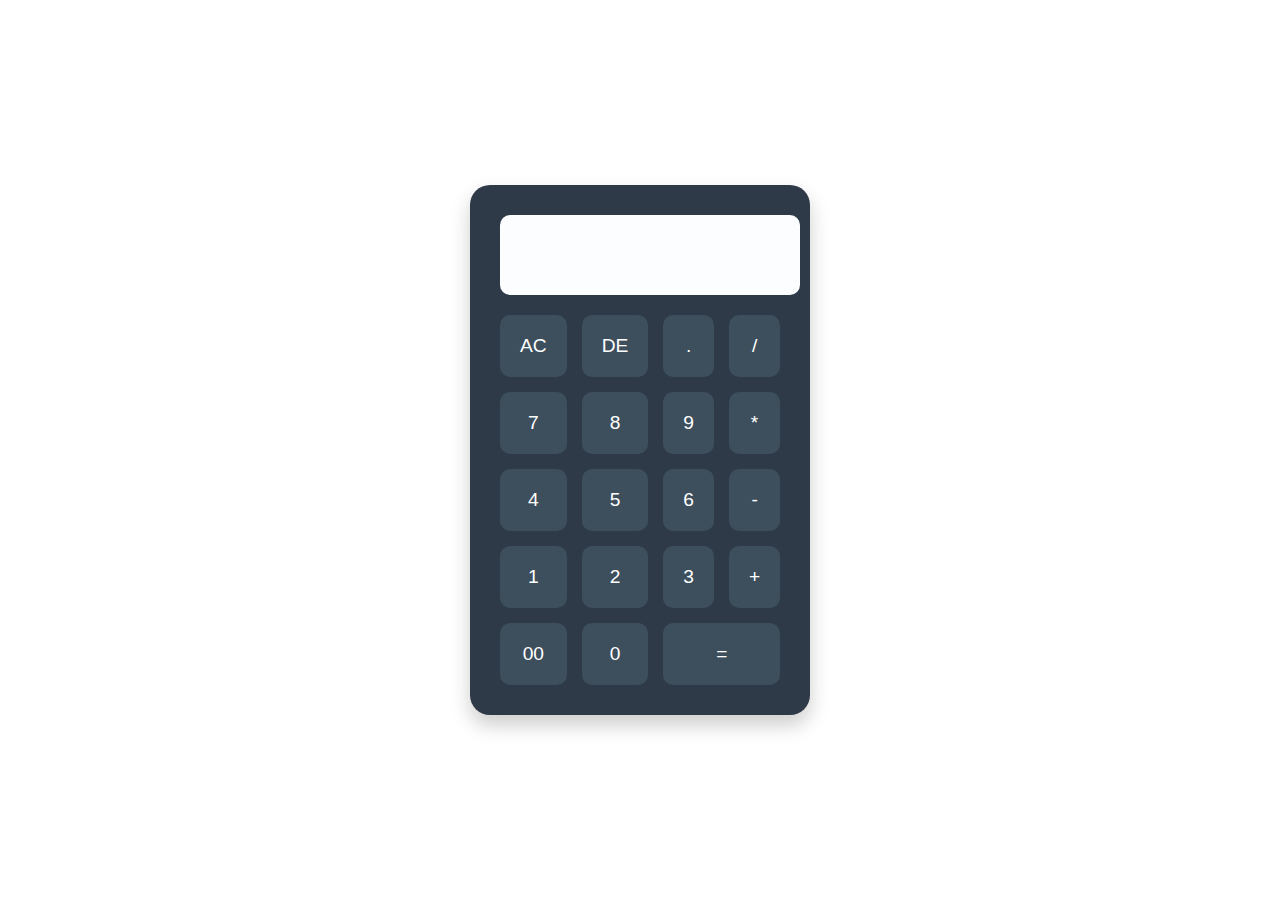
<file: Calc/index.html>
<!DOCTYPE html>
<html lang="en">
<head>
  <meta charset="UTF-8">
  <meta name="viewport" content="width=device-width, initial-scale=1.0">
  <title>Modern Calculator</title>
  <style>
    body {
      font-family: Arial, sans-serif;
      background-color: #ffffff;
      display: flex;
      justify-content: center;
      align-items: center;
      height: 100vh;
      margin: 0;
    }

    .calculator {
      background-color: #2e3a47;
      padding: 30px;
      border-radius: 20px;
      box-shadow: 0 10px 20px rgba(0, 0, 0, 0.2);
      width: 280px;
    }

    #display {
      width: 100%;
      height: 60px;
      font-size: 2rem;
      text-align: right;
      padding: 10px;
      border-radius: 10px;
      border: none;
      margin-bottom: 20px;
     background-color: #fbfdff;
      color: #000000;
    }

    .buttons {
      display: grid;
      grid-template-columns: repeat(4, 1fr);
      gap: 15px;
    }

    button {
      padding: 20px;
      font-size: 1.2rem;
      border: none;
      border-radius: 10px;
      background-color: #3d4e5c;
      color: #ffffff;
      cursor: pointer;
      transition: background 0.2s ease;
    }

    button:hover {
      background-color: #5c6f7e;
    }
  </style>
</head>
<body>
  <div class="calculator">
    <input type="text" id="display" readonly>
    <div class="buttons">
      <button onclick="clearDisplay()">AC</button>
      <button onclick="deleteLast()">DE</button>
      <button onclick="press('.')">.</button>
      <button onclick="press('/')">/</button>

      <button onclick="press('7')">7</button>
      <button onclick="press('8')">8</button>
      <button onclick="press('9')">9</button>
      <button onclick="press('*')">*</button>

      <button onclick="press('4')">4</button>
      <button onclick="press('5')">5</button>
      <button onclick="press('6')">6</button>
      <button onclick="press('-')">-</button>

      <button onclick="press('1')">1</button>
      <button onclick="press('2')">2</button>
      <button onclick="press('3')">3</button>
      <button onclick="press('+')">+</button>

      <button onclick="press('00')">00</button>
      <button onclick="press('0')">0</button>
      <button onclick="calculate()" style="grid-column: span 2;">=</button>
    </div>
  </div>

  <script>
    const display = document.getElementById("display");

    function press(value) {
      display.value += value;
    }

    function clearDisplay() {
      display.value = "";
    }

    function deleteLast() {
      display.value = display.value.slice(0, -1);
    }

    function calculate() {
      try {
        display.value = eval(display.value);
      } catch {
        alert("Invalid Input");
        clearDisplay();
      }
    }
  </script>
</body>
</html>
</file>
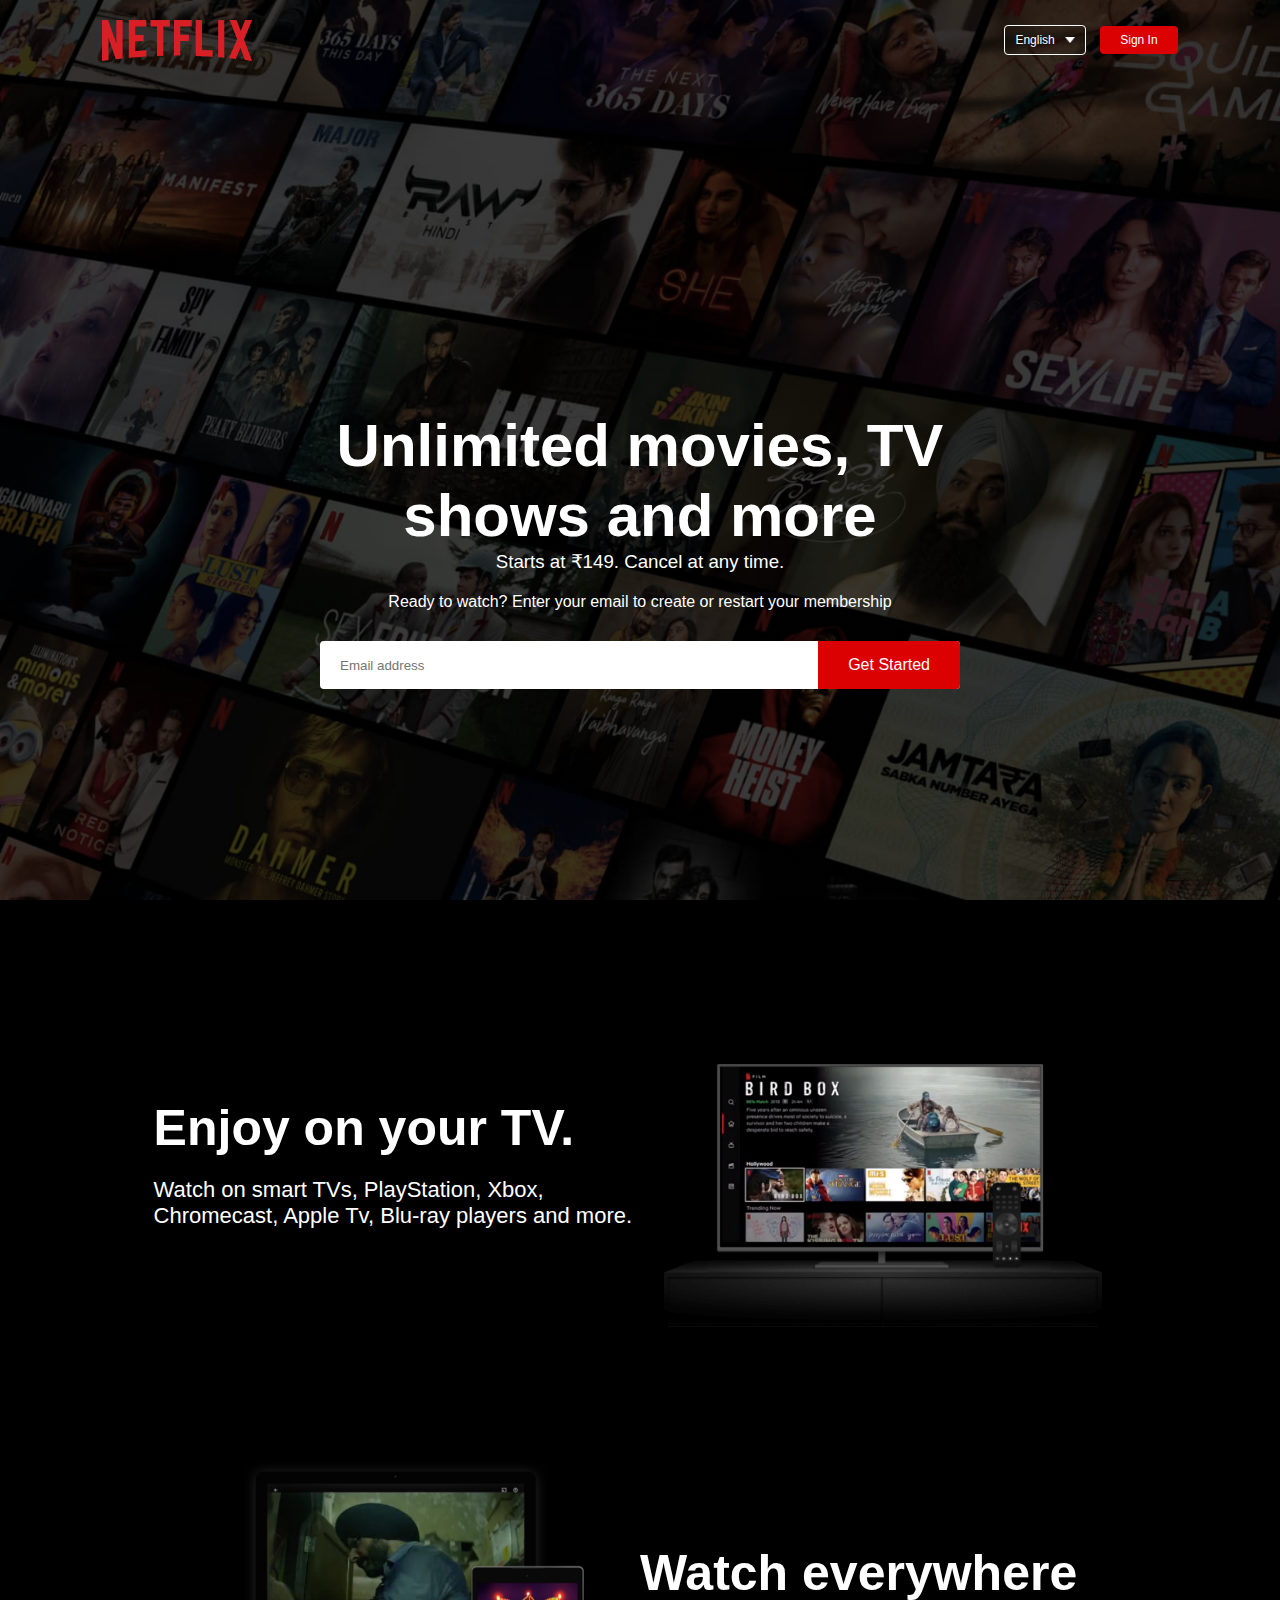
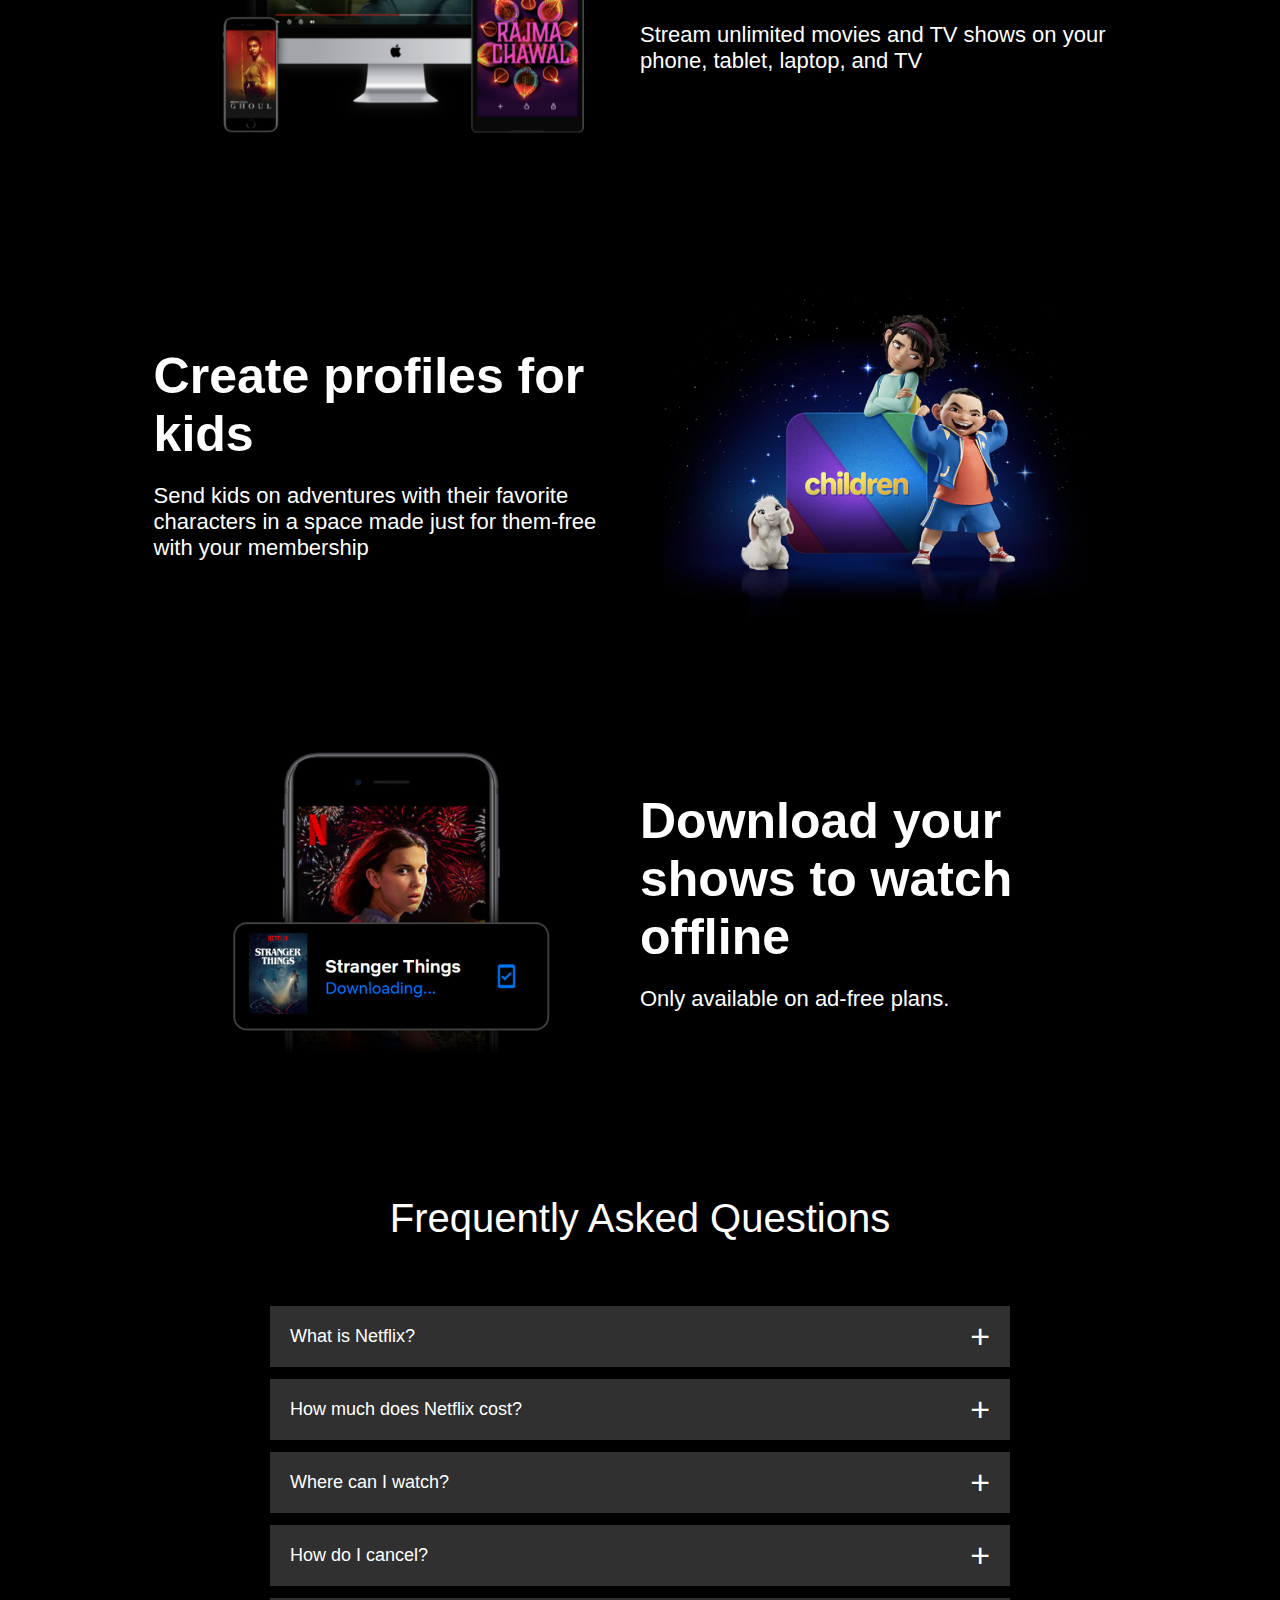
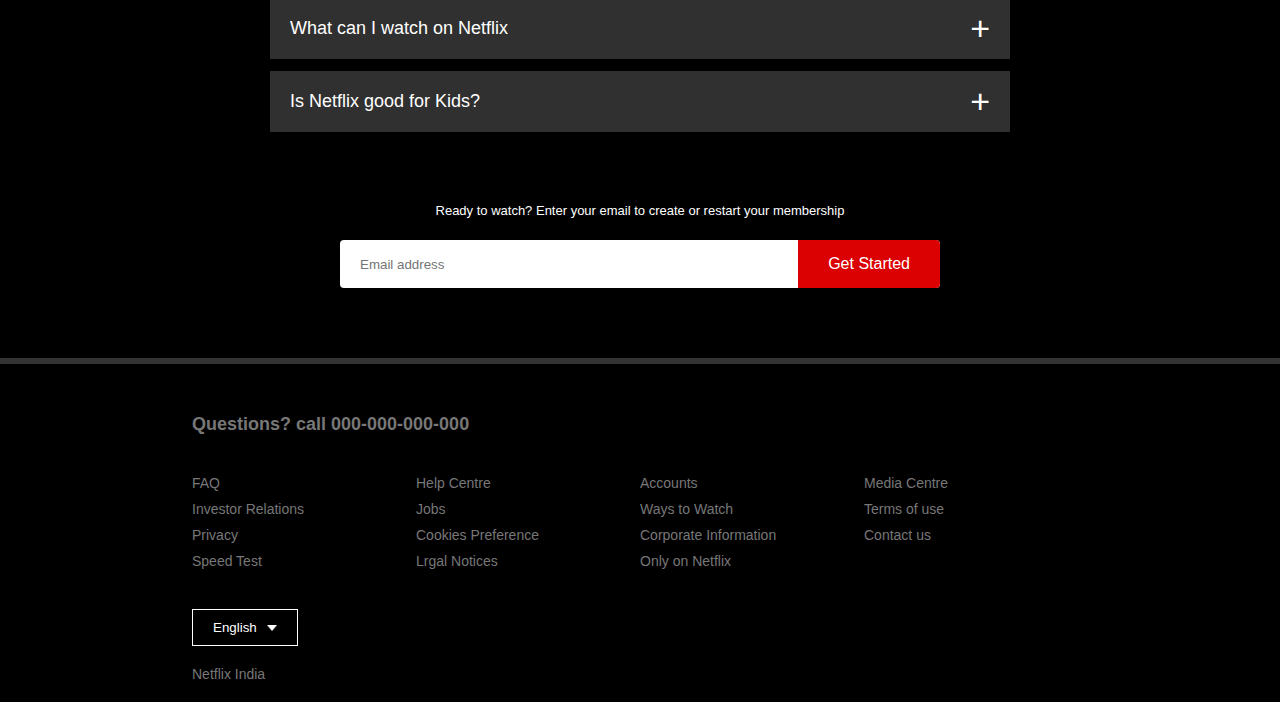
<file: Netflix/index.html>
<!DOCTYPE html>
<html lang="en">
<head>
    <meta charset="UTF-8">
    <meta name="viewport" content="width=device-width, initial-scale=1.0">
    <title>NetFlix Clown</title>
    <link rel="stylesheet" href="style.css">
</head>
<body>
    <div class="header">
        <nav>
            <img src="images/logo.png" class="logo">
            <div>
                <button class="language-btn">English <img src="images/down-icon.png" >
                </button>
                <button>Sign In</button>
            </div>
        </nav>
        <div class="header-content">
            <h1>Unlimited movies, TV shows and more</h1>
            <h3>Starts at ₹149. Cancel at any time.</h3>
            <p>Ready to watch? Enter your email to create or restart your membership</p>
            <form class="email-signup">
                <input type="email" placeholder="Email address"required >
                <button type="submit">Get Started</button>
            </form>
        </div>
    </div>    
        <div class="features">
            <div class="row">
                <div class="text-col">
                    <h2>Enjoy on your TV.</h2>
                    <p>Watch on smart TVs, PlayStation, Xbox, Chromecast, Apple Tv, Blu-ray players and more.</p>
                </div>
            
            <div class="img-col">
                <img src="images/feature-1.png" alt="">
            </div>

        </div>
        <div class="row">
             <div class="img-col">
                <img src="images/feature-3.png" alt="">
            </div>

                <div class="text-col">
                    <h2>Watch everywhere </h2>
                    <p>Stream unlimited movies and TV shows on your phone, tablet, laptop, and TV</p>
                </div>
            
           
        </div>
        <div class="row">
                <div class="text-col">
                    <h2>Create profiles for kids </h2>
                    <p>Send kids on adventures with their favorite characters in a space made just for them-free with your membership</p>
                </div>
            
            <div class="img-col">
                <img src="images/feature-4.png" alt="">
            </div>

        </div>
        <div class="row">
            <div class="img-col">
                <img src="images/feature-2.png" alt="">
            </div>
                <div class="text-col">
                    <h2>Download your shows to watch offline </h2>
                    <p>Only available on ad-free plans.</p>
                </div>
            
            

        </div>
    </div>

    <div class="faq">
        <h2>Frequently Asked Questions</h2>
        <ul class="accordion">
            <li>
                <input type="radio" name="accordion" id="first">
                <label for="first">What is Netflix?</label>
                <div class="content">
                    <p>Netflix is a streaming service that offers a wide variety of award-winning TV shows, movies, anime, documentaries and more – on thousands of internet-connected devices.

You can watch as much as you want, whenever you want, without a single ad – all for one low monthly price. There's always something new to discover, and new TV shows and movies are added every week!</p>
                </div>
            </li>
           
            <li>
                <input type="radio" name="accordion" id="second">
                <label for="second">How much does Netflix cost?</label>
                <div class="content">
                    <p>Watch Netflix on your smartphone, tablet, Smart TV, laptop, or streaming device, all for one fixed monthly fee. Plans range from ₹149 to ₹649 a month. No extra costs, no contracts.</p>
                </div>
            </li>
            
            <li>
                <input type="radio" name="accordion" id="third">
                <label for="third">Where can I watch?</label>
                <div class="content">
                    <p>Watch anywhere, anytime. Sign in with your Netflix account to watch instantly on the web at netflix.com from your personal computer or on any internet-connected device that offers the Netflix app, including smart TVs, smartphones, tablets, streaming media players and game consoles.

You can also download your favourite shows with the iOS or Android app. Use downloads to watch while you're on the go and without an internet connection. Take Netflix with you anywhere.</p>
                </div>
            </li>
           
            <li>
                <input type="radio" name="accordion" id="fourth">
                <label for="fourth">How do I cancel?</label>
                <div class="content">
                    <p>Netflix is flexible. There are no annoying contracts and no commitments. You can easily cancel your account online in two clicks. There are no cancellation fees – start or stop your account anytime.</p>
                </div>
            </li>
            <li>
                <input type="radio" name="accordion" id="fifth">
                <label for="fifth"> What can I watch on Netflix</label>
                <div class="content">
                    <p>Netflix has an extensive library of feature films, documentaries, TV shows, anime, award-winning Netflix originals, and more. Watch as much as you want, anytime you want.</p>
                </div>
            </li>
            <li>
                <input type="radio" name="accordion" id="sixth">
                <label for="sixth"> Is Netflix good for Kids?</label>
                <div class="content">
                    <p>The Netflix Kids experience is included in your membership to give parents control while kids enjoy family-friendly TV shows and films in their own space.

Kids profiles come with PIN-protected parental controls that let you restrict the maturity rating of content kids can watch and block specific titles you don’t want kids to see.</p>
                </div>
            </li>
        </ul>
        <small>Ready to watch? Enter your email to create or restart your membership</small>
        <form class="email-signup">
                <input type="email" placeholder="Email address"required >
                <button type="submit">Get Started</button>
            </form>
    </div>
    <div class="footer">
        <h2>Questions? call 000-000-000-000</h2>

        <div class="row">
            <div class="col">
                 <a href="">FAQ</a>
                <a href="">Investor Relations</a>
                <a href="">Privacy</a>
                <a href="">Speed Test</a>
               
            </div>
             <div class="col">
                 <a href="">Help Centre</a>
                <a href="">Jobs</a>
                <a href="">Cookies Preference</a>
                <a href="">Lrgal Notices</a>
               
            </div>
             <div class="col">
                 <a href="">Accounts</a>
                <a href="">Ways to Watch</a>
                <a href="">Corporate Information</a>
                <a href="">Only on Netflix</a>
               
            </div>
             <div class="col">
                 <a href="">Media Centre</a>
                <a href="">Terms of use</a>
                <a href="">Contact us</a>
                
               
            </div>
        </div>
        <button class="language-btn">English <img src="images/down-icon.png" >
                </button>
                <p class="copyright-text">Netflix India</p>
    </div>
</body>
</html>
</file>
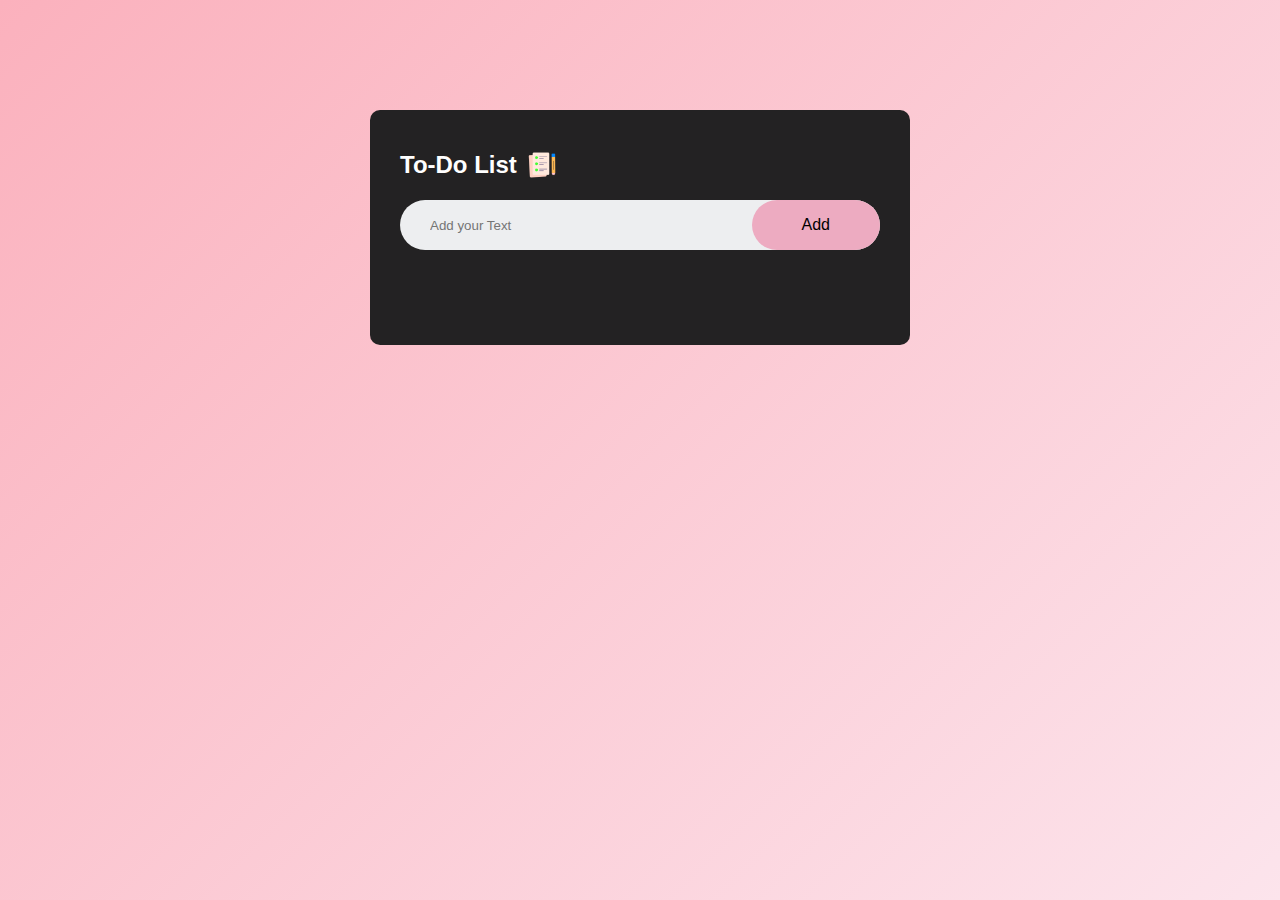
<file: task 3-To Do/index.html>
<!DOCTYPE html>
<html lang="en">
<head>
    <meta charset="UTF-8">
    <meta name="viewport" content="width=device-width, initial-scale=1.0">
    <title>TO-Do List</title>
    <link rel="stylesheet" href="style.css">
</head>
<body>
    <div class="container">
        <div class="todo-app">
            <h2>To-Do List <img src="images/icon.png" alt=""></h2>
            <div class="row">
                <input type="text" id="input-box" placeholder="Add your Text">
                <button onclick="addTask()">Add</button>
            </div>
            <ul id="list-container">
              <!--  <li class="checked">Task 1</li>
                <li>Task 1</li>
                <li>Task 1</li> -->
            </ul>
        </div>
    </div>
    <script src="script.js"></script>
</body>
</html>
</file>
<file: Netflix/style.css>
*{
    margin: 0;
    padding: 0;
    font-family: 'Poppins',sans-serif;
    box-sizing: border-box;
}
body{
    background: black;
    color: #fff;
}
.header{
    width: 100%;
    height: 100vh;
    background-image: linear-gradient(rgba(0,0,0,0.7),rgba(0,0,0,0.7)),url(images/header-image.png);
    background-size: cover;
    background-position: center;
    padding: 10px 8%;
    position: relative;
}
nav{
    display: flex;
    align-items: center;
    justify-content: space-between;
    padding: 10px 0;
}
.logo{
    width: 150px;
    cursor: pointer;
}
nav button{
    border: 0;
    outline: 0;
    background: #db0001;
    color: #fff;
    padding: 7px 20px;
    font-size: 12px;
    border-radius: 4px;
    margin-left: 10px;
    cursor: pointer;
}
.language-btn{
    display: inline-flex;
    align-items: center;
    background: transparent;
    border: 1px solid #fff;
    padding: 7px 10px;

}
.language-btn img{
    width: 10px;
    margin-left: 10px;
}
.header-content{
    position: absolute;
    top: 50%;
    left: 50%;
    transform: translate(-50%, -50%);
    text-align: center;
    margin-top: 100px;
}
.header-content h1{
    font-size: 60px;
    line-height: 70px;
    font-weight: 600;
    max-width: 650px;
}
.header-content h3{
    font-weight: 400;
    margin-bottom: 20px;
}
.email-signup{
    background: #fff;
    border-radius: 4px;
    display: flex;
    align-items: center;
    margin-top: 30px;
    overflow: hidden;
}
.email-signup input{
    flex: 1;
    border: 0;
    outline: 0;
    margin-left: 20px;
}
.email-signup button{
    background: #db0001;
    border: 0;
    outline: 0;
    color: #fff;
    font-size: 16px;
    cursor: pointer;
    padding: 15px 30px;
}
.features{
    padding: 50px 12%;
    font-size: 22px;
}
.row{
    display: flex;
    width: 100%;
    align-items: center;
    flex-wrap: wrap;
    padding: 50px 0;

}
.text-col{
    flex-basis: 50%;
    margin-bottom: 20px;
}
.img-col{
    flex-basis: 50%;
    margin-bottom: 20px;
}
.img-col img{
    display: block;
    width: 90%;
    margin: auto;
}
.features h2{
    font-size: 50px;
    font-weight: 600;
    margin-bottom: 20px;
}

.faq{
    padding: 10px 12px;
    text-align: center;
    font-size: 18px;

}
.faq h2{
    font-weight: 500;
    font-size: 40px;
}
.accordion{
    margin: 60px auto;
    width: 100%;
    max-width: 750px;
}
.accordion li{
    list-style: none;
    width: 100%;
    padding: 5px;
}
.accordion li label{
    display: flex;
    align-items: center;
    padding: 20px;
    font-size: 18px;
    font-weight: 500;
    background: #303030 ;
    margin-bottom: 2px;
    cursor: pointer;
    position: relative;
}
label::after{
    content: "+";
    font-size: 34px;
    position: absolute;
    right: 20px;
    transition: transform 0.5s;
}
input[type="radio"]{
    display: none;
}
.accordion .content{
    background: #303030;
    text-align: left;
    padding: 0 20px;
    max-height: 0;
    overflow: hidden;
    transition: max-height 0.5s, padding 0.5s;
}
.accordion input[type="radio"]:checked + label + .content{
    max-height: 600px;
    padding: 30px 20px;
}
.accordion input[type="radio"]:checked + label::after{
    transform: rotate(135deg);
}
.faq .email-signup{
    max-width: 600px;
    margin: 20px auto 60px;
}
.faq small{
    font-size: 13px;
}
.footer{
    padding: 50px 15% 10px;
    border-top: 6px solid #333;
    color: #777;
}
.footer h2{
    font-size: 18px;
    font-weight: 400px;
    margin-bottom: 30px;

}
.footer .col{
    flex-basis: 25%;
    flex-grow: 1;
    margin-bottom: 20px;
}
.footer a{
    display: block;
    text-decoration: none;
    color: #777;
    font-size: 14px;
    margin-bottom: 10px;
}
.footer .row{
    align-items: flex-start;
    padding: 10px 0;
}
.footer .language-btn{
    color: #fff;
    padding: 10px 20px;
}
.copyright-text{
    font-size: 14px;
    margin-top: 20px;
    margin-bottom: 10px;
}

@media only screen and (max-width:600px){
    .logo{
        width: 100px;
    }
    nav button{
        padding: 5px 10px;
    }
    nav .language-btn{
        padding: 4px 8px;
    }
    .header-content{
        position: unset;
        transform: none;
        padding-top: 150px;
    }
    .header-content h1{
        font-size: 30px;

    }
    .email-signup button{
        padding: 10px 15px;
        font-size: 12px;
    }
    .text-col, .img-col{
        flex-basis: 100%;
    }
    .features h2{
        font-size: 30px;
    }
    .features p{
        font-size: 15px;
    }
    .row:nth-child(2), .row:nth-child(4){
        flex-direction: column-reverse;
    }
.features .row{
    padding: 10px 0;
    }
    .faq h2{
        font-size: 20px;
    }
    .accordion .content{
        font-size: 14px;
    }
    .accordion li label{
        padding: 10px;
        font-size: 14px;
    }
    label::after{
        font-size: 22px;
    }
}
</file>
<file: task 3-To Do/style.css>
*{
    margin: 0;
    padding: 0;
    font-family: 'Poppins',sans-serif;
    box-sizing: border-box;
}
.container{
    width: 100%;
    min-height: 100vh;
    background: linear-gradient(135deg, #fbb1bd, #fce4ec);
    padding: 10px;
}
.todo-app{
    width: 100%;
    max-width: 540px;
    background: #232223;
    margin: 100px auto 20px;
    padding: 40px 30px 70px;
    border-radius: 10px;
}
.todo-app h2{
    color: #ffffff;
    display: flex;
    align-items: center;
    margin-bottom: 20px;
}
.todo-app h2 img{
    width: 30px;
    margin-left: 10px;
}
.row{
    display: flex;
    align-items: center;
    justify-content: space-between;
    background: #edeef0;
    border-radius: 30px;
    padding-left: 20px;
    margin-bottom: 25px;
}
input{
    flex: 1;
    border: none;
    outline: none;
    background: transparent;
    padding: 10px;
    font-weight: 14px;
}
button{
    border: none;
    outline: none;
    padding: 16px 50px;
    background: #edabc1 ;
    color: #000000;
    font-size: 16px;
    cursor: pointer;
    border-radius: 40px;
}
ul li{
    list-style: none;
    font-size: 17px;
    padding: 12px 8px 12px 50px;
    user-select: none;
    cursor: pointer;
    position: relative;
    color: #ffffff;
}
ul li::before{
    content: '';
    position: absolute;
    height: 28px;
    width: 28px;
    border-radius:50% ;
    background-image: url(images/unchecked.png);
    background-size: cover;
    background-position: center;
    top: 12px;
    left: 8px;
}
ul li.checked{
    color: #555;
    text-decoration: line-through;
}
ul li.checked::before{
    background-image: url(images/checked.png);
}
ul li span{
    position: absolute;
    right: 0;
    top :5px;
    width: 40px;
    height: 40px;
    font-size: 22px;
    line-height: 40px;
    color: #555;
    text-align: center;
    border-radius: 50px;
}
ul li span:hover{
    background: #edeef0;
}
</file>
